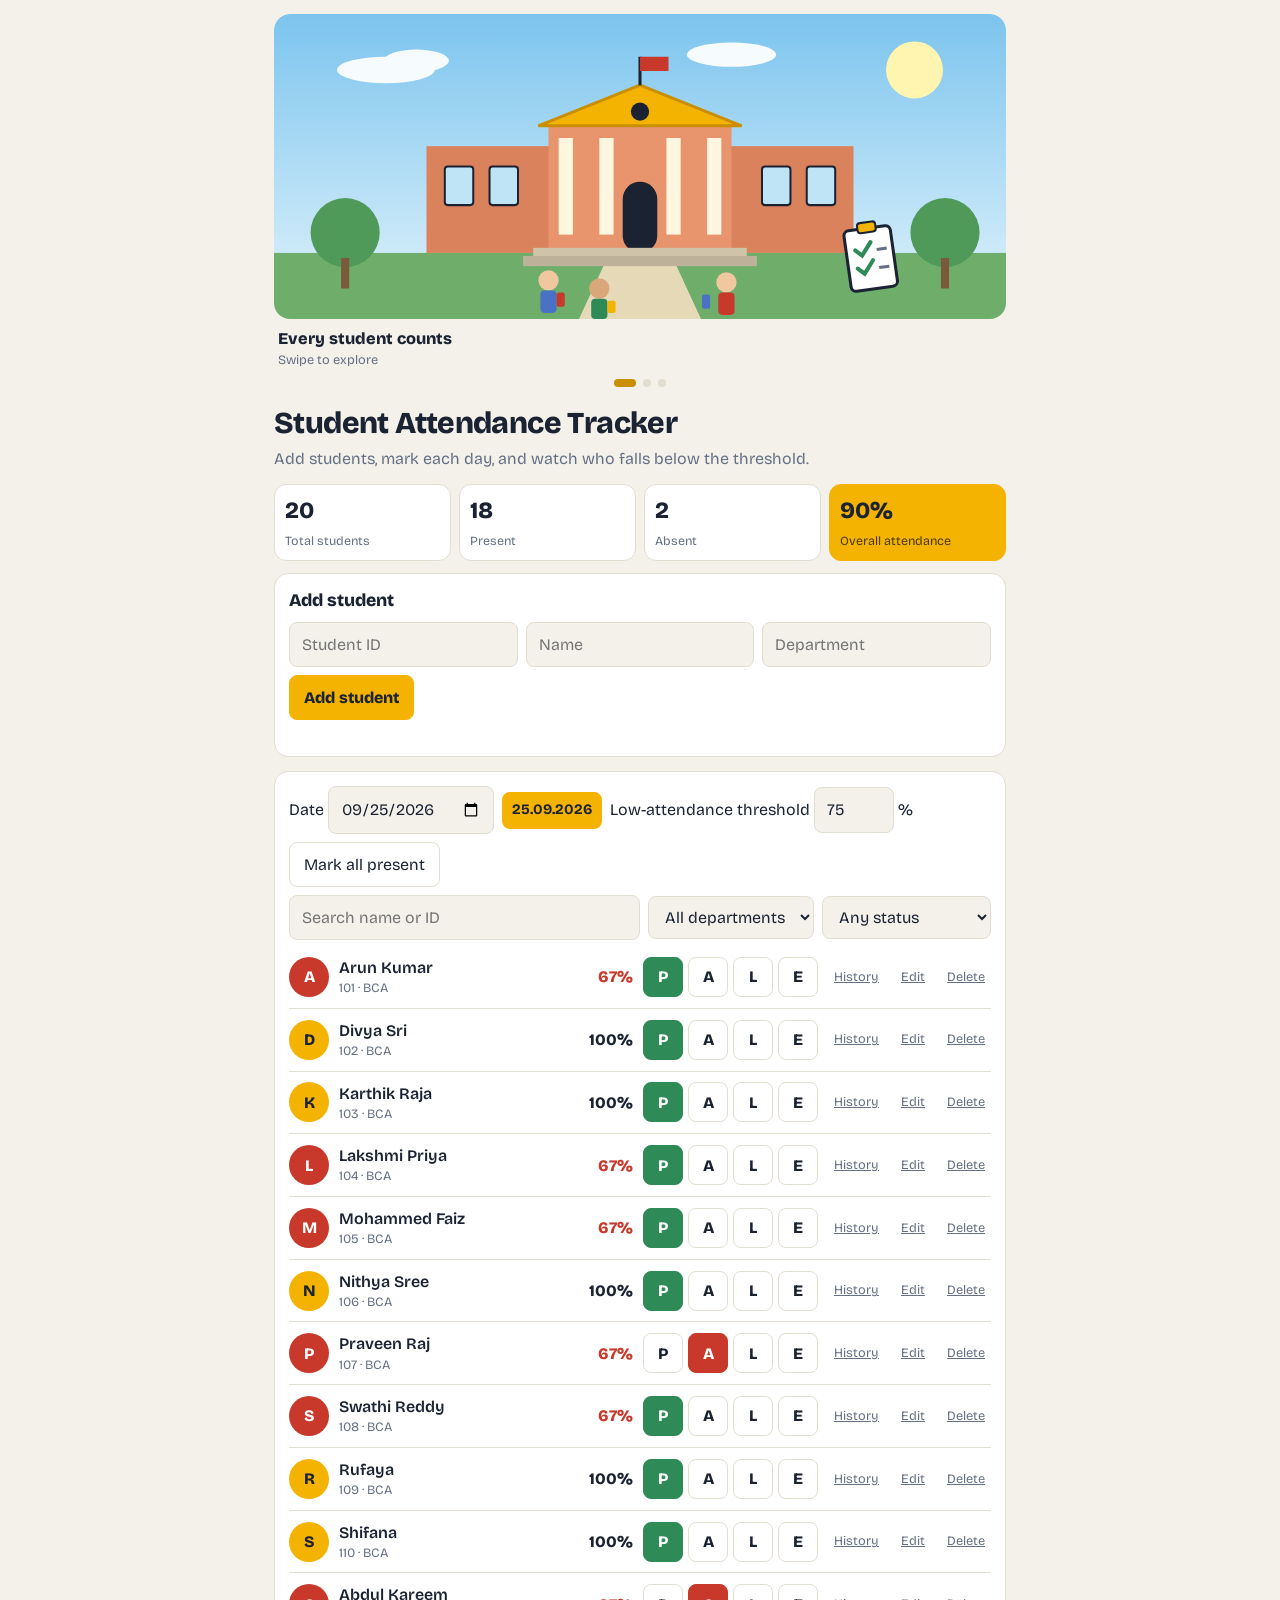
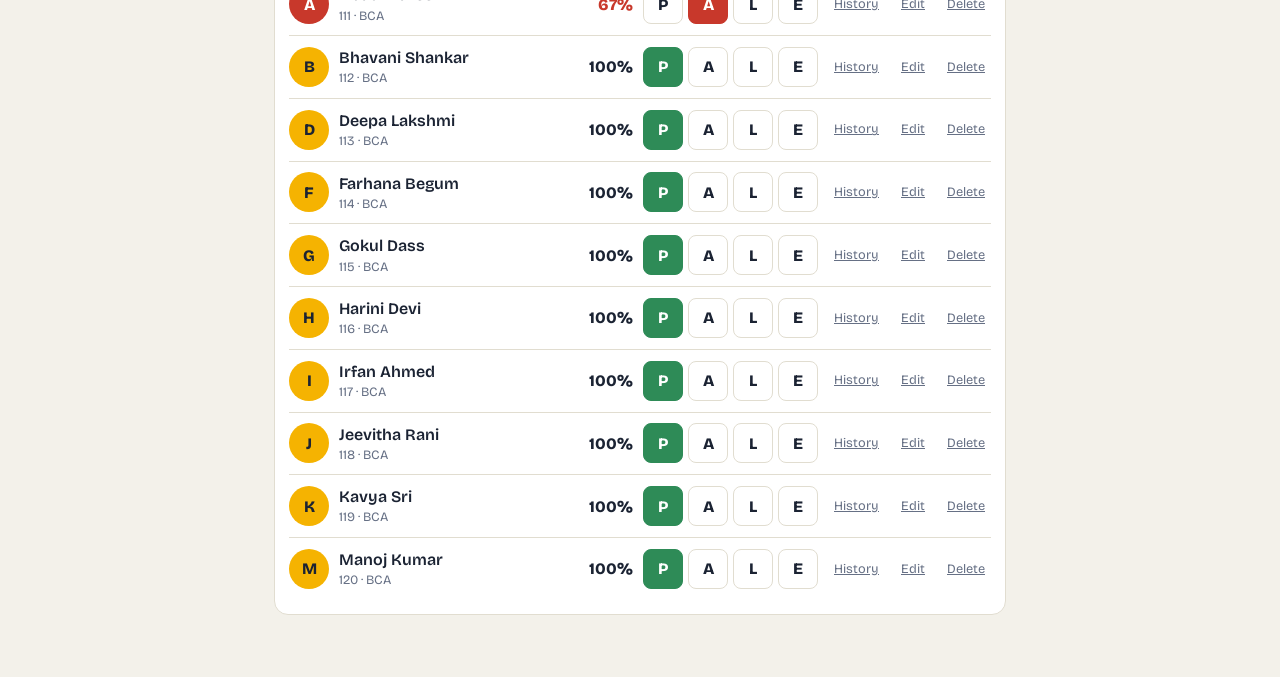
<file: index.html>
<!DOCTYPE html>
<html lang="en">
<head>
<meta charset="utf-8">
<meta name="viewport" content="width=device-width, initial-scale=1, viewport-fit=cover">
<title>Student Attendance Tracker</title>
<link href="https://fonts.googleapis.com/css2?family=Bricolage+Grotesque:wght@400;600;800&display=swap" rel="stylesheet">
<link rel="stylesheet" href="style.css">
</head>
<body>
<main>
<div class="slider" id="slider" aria-label="Swipe gallery" tabindex="0">
 <div class="slide">
 <svg viewBox="0 0 720 300" role="img" aria-label="College building with students arriving">
 <defs><linearGradient id="sky" x1="0" y1="0" x2="0" y2="1"><stop offset="0" stop-color="#7cc4ee"/><stop offset="1" stop-color="#e3f4fc"/></linearGradient></defs>
 <rect width="720" height="300" fill="url(#sky)"/>
 <circle cx="630" cy="55" r="28" fill="#fff4b0"/>
 <g fill="#fff" opacity=".92"><ellipse cx="110" cy="55" rx="48" ry="13"/><ellipse cx="140" cy="46" rx="32" ry="11"/><ellipse cx="450" cy="40" rx="44" ry="12"/></g>
 <rect y="235" width="720" height="65" fill="#6fae6a"/>
 <path d="M300 300 L330 235 H390 L420 300Z" fill="#e6d9b8"/>
 <g transform="translate(150 70)">
 <rect x="0" y="60" width="420" height="105" fill="#d9825b"/>
 <rect x="120" y="40" width="180" height="125" fill="#e8946c"/>
 <path d="M110 40 L210 0 L310 40Z" fill="#f5b301" stroke="#c98f00" stroke-width="3"/>
 <circle cx="210" cy="26" r="9" fill="#1b2333"/>
 <g fill="#fff6e0"><rect x="130" y="52" width="14" height="95"/><rect x="170" y="52" width="14" height="95"/><rect x="236" y="52" width="14" height="95"/><rect x="276" y="52" width="14" height="95"/></g>
 <rect x="193" y="95" width="34" height="70" rx="17" fill="#1b2333"/>
 <g fill="#bfe4f6" stroke="#1b2333" stroke-width="2"><rect x="18" y="80" width="28" height="38" rx="3"/><rect x="62" y="80" width="28" height="38" rx="3"/><rect x="330" y="80" width="28" height="38" rx="3"/><rect x="374" y="80" width="28" height="38" rx="3"/></g>
 <rect x="105" y="160" width="210" height="10" fill="#cfc4aa"/><rect x="95" y="168" width="230" height="10" fill="#bdb299"/>
 <path d="M210 0V-28" stroke="#1b2333" stroke-width="3"/><path d="M210 -28h28v14h-28z" fill="#c8382b"/>
 </g>
 <g><circle cx="70" cy="215" r="34" fill="#4f9a59"/><rect x="66" y="240" width="8" height="30" fill="#7a5a3a"/><circle cx="660" cy="215" r="34" fill="#4f9a59"/><rect x="656" y="240" width="8" height="30" fill="#7a5a3a"/></g>
 <g><circle cx="270" cy="262" r="10" fill="#f1c7a0"/><rect x="262" y="272" width="16" height="22" rx="4" fill="#4a72c4"/><rect x="278" y="274" width="8" height="14" rx="2" fill="#c8382b"/>
 <circle cx="320" cy="270" r="10" fill="#d9a77a"/><rect x="312" y="280" width="16" height="20" rx="4" fill="#2e8b57"/><rect x="328" y="282" width="8" height="12" rx="2" fill="#f5b301"/>
 <circle cx="445" cy="264" r="10" fill="#f1c7a0"/><rect x="437" y="274" width="16" height="22" rx="4" fill="#c8382b"/><rect x="421" y="276" width="8" height="14" rx="2" fill="#4a72c4"/></g>
 <g transform="translate(560 214) rotate(-8)"><rect width="46" height="60" rx="5" fill="#fff" stroke="#1b2333" stroke-width="3"/><rect x="14" y="-6" width="18" height="10" rx="3" fill="#f5b301" stroke="#1b2333" stroke-width="2"/><g stroke="#2e8b57" stroke-width="4" fill="none" stroke-linecap="round"><path d="M9 20l6 6 10-12"/><path d="M9 38l6 6 10-12"/></g><path d="M30 22h10M30 40h10" stroke="#667085" stroke-width="3"/></g>
 </svg>
 <div class="cap">Every student counts<small>Swipe to explore</small></div>
 </div>
 <div class="slide">
 <svg viewBox="0 0 720 300" role="img" aria-label="Classroom board with attendance ticks">
 <rect width="720" height="300" fill="#e9d9b8"/><rect y="230" width="720" height="70" fill="#b58b5a"/>
 <rect x="60" y="30" width="600" height="170" rx="10" fill="#2f5d4a" stroke="#8a5a2b" stroke-width="10"/>
 <g stroke="#f4f1e8" stroke-width="3" fill="none" stroke-linecap="round"><path d="M100 70H340M100 105H300M100 140H320"/><path d="M400 62l12 14 22-26M400 100l12 14 22-26M400 138l12 14 22-26" stroke="#8be0a8" stroke-width="5"/><path d="M500 62l24 24m0-24l-24 24" stroke="#ff8d80" stroke-width="5"/></g>
 <text x="100" y="180" fill="#f4f1e8" font-size="22" font-weight="700">Roll call · Today</text>
 <g><rect x="90" y="215" width="130" height="14" rx="3" fill="#8a5a2b"/><rect x="300" y="215" width="130" height="14" rx="3" fill="#8a5a2b"/><rect x="510" y="215" width="130" height="14" rx="3" fill="#8a5a2b"/></g>
 <g><circle cx="155" cy="190" r="17" fill="#f1c7a0"/><rect x="138" y="205" width="34" height="12" rx="4" fill="#4a72c4"/><circle cx="365" cy="190" r="17" fill="#d9a77a"/><rect x="348" y="205" width="34" height="12" rx="4" fill="#c8382b"/><circle cx="575" cy="190" r="17" fill="#f1c7a0"/><rect x="558" y="205" width="34" height="12" rx="4" fill="#2e8b57"/></g>
 </svg>
 <div class="cap">Mark Present, Absent, Late or Leave<small>One status per student per day</small></div>
 </div>
 <div class="slide">
 <svg viewBox="0 0 720 300" role="img" aria-label="Bar chart of weekly attendance">
 <rect width="720" height="300" fill="#1b2333"/>
 <g stroke="#34405a"><path d="M60 60H680M60 110H680M60 160H680M60 210H680"/></g>
 <path d="M60 85H680" stroke="#f5b301" stroke-width="2" stroke-dasharray="8 6"/><text x="684" y="80" fill="#f5b301" font-size="14" text-anchor="end">75%</text>
 <g fill="#4cc084"><rect x="90" y="70" width="60" height="140" rx="6"/><rect x="190" y="55" width="60" height="155" rx="6"/><rect x="290" y="90" width="60" height="120" rx="6"/><rect x="390" y="62" width="60" height="148" rx="6"/><rect x="490" y="100" width="60" height="110" rx="6" fill="#ef6a5c"/><rect x="590" y="50" width="60" height="160" rx="6"/></g>
 <g fill="#9aa5b8" font-size="14" text-anchor="middle"><text x="120" y="236">Mon</text><text x="220" y="236">Tue</text><text x="320" y="236">Wed</text><text x="420" y="236">Thu</text><text x="520" y="236">Fri</text><text x="620" y="236">Sat</text></g>
 </svg>
 <div class="cap">Spot low attendance fast<small>Anyone under your threshold turns red</small></div>
 </div>
</div>
<div class="dots" id="dots"></div>

<h1>Student Attendance Tracker</h1>
<p class="sub">Add students, mark each day, and watch who falls below the threshold.</p>

<div class="stats">
 <div class="stat"><b id="sT">0</b><span>Total students</span></div>
 <div class="stat"><b id="sP">0</b><span>Present</span></div>
 <div class="stat"><b id="sA">0</b><span>Absent</span></div>
 <div class="stat big"><b id="sO">0%</b><span>Overall attendance</span></div>
</div>

<div class="panel">
 <h2 id="fh">Add student</h2>
 <div class="row">
 <input id="sid" class="grow" placeholder="Student ID" aria-label="Student ID">
 <input id="nm" class="grow" placeholder="Name" aria-label="Student name">
 <input id="dp" class="grow" placeholder="Department" aria-label="Department" list="dl">
 <datalist id="dl"></datalist>
 </div>
 <div class="row"><button class="primary" id="save">Add student</button><button id="cancel" hidden>Cancel edit</button></div>
 <div class="msg" id="fmsg" role="status"></div>
</div>

<div class="panel">
 <div class="row">
 <label>Date <input type="date" id="date"></label><b id="dlab" class="dlab"></b>
 <label>Low-attendance threshold <input type="number" id="th" min="1" max="100" style="width:80px"> %</label>
 <button id="allP">Mark all present</button>
 </div>
 <div class="row">
 <input id="q" type="search" class="grow" placeholder="Search name or ID" aria-label="Search students">
 <select id="fd" aria-label="Filter by department"><option value="">All departments</option></select>
 <select id="fs" aria-label="Filter by status">
 <option value="">Any status</option><option value="P">Present</option><option value="A">Absent</option><option value="L">Late</option><option value="E">On leave</option><option value="U">Not marked</option><option value="LOW">Below threshold</option>
 </select>
 </div>
 <div id="list" style="margin-top:6px"></div>
</div>

<dialog id="dlg"><div class="row" style="justify-content:space-between"><h2 id="dt"></h2><button id="dx" aria-label="Close">Close</button></div><div id="db"></div></dialog>
</main>
<script src="script.js"></script>
</body>
</html>
</file>
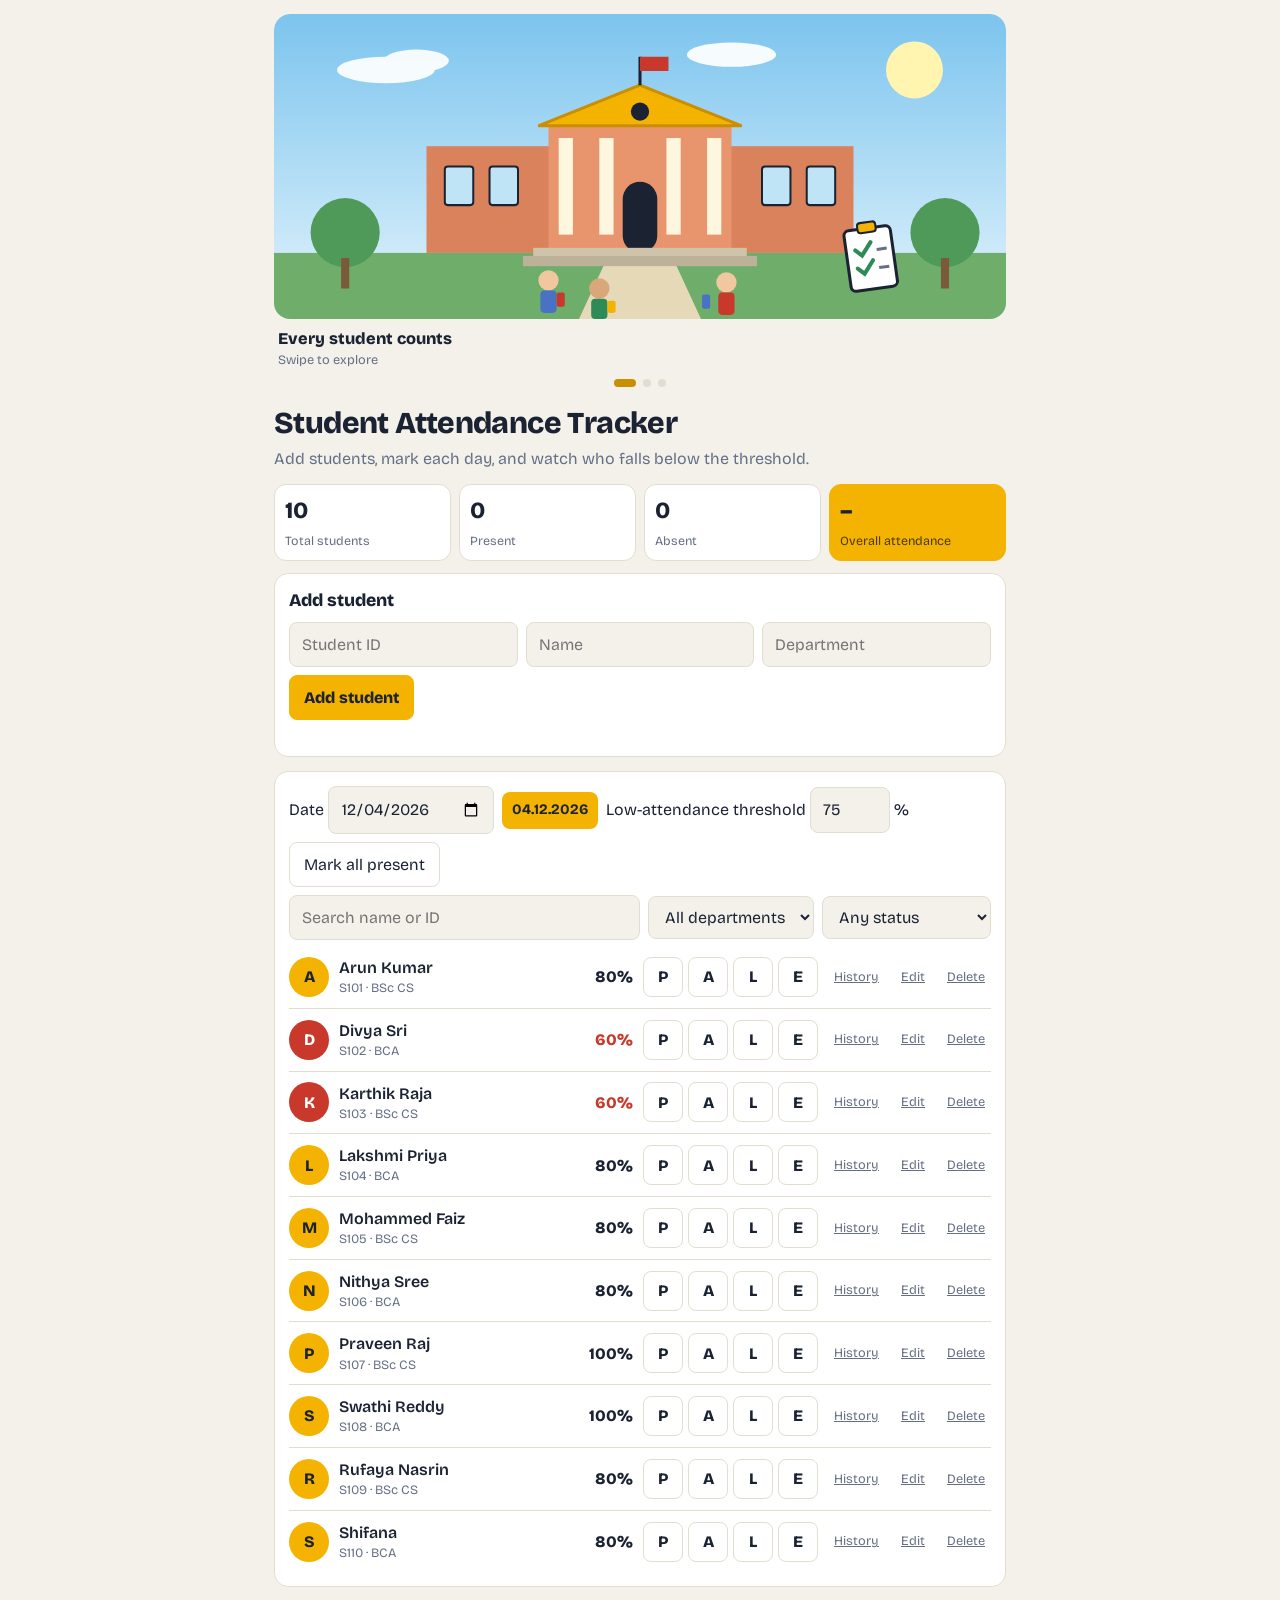
<file: attendance.html>
<!DOCTYPE html>
<html lang="en">
<head>
<meta charset="utf-8">
<meta name="viewport" content="width=device-width, initial-scale=1, viewport-fit=cover">
<title>Student Attendance Tracker</title>
<link href="https://fonts.googleapis.com/css2?family=Bricolage+Grotesque:wght@400;600;800&display=swap" rel="stylesheet">
<style>
:root{--bg:#f3f1ea;--card:#fff;--ink:#1b2333;--muted:#667085;--line:#e1ddd0;--bus:#f5b301;--busd:#c98f00;--pres:#2e8b57;--abs:#c8382b;--late:#d98a00;--lv:#4a72c4;--onbus:#1b2333}
@media (prefers-color-scheme:dark){:root:not([data-theme="light"]){--bg:#10151f;--card:#192130;--ink:#eef1f6;--muted:#9aa5b8;--line:#2a3447;--pres:#4cc084;--abs:#ef6a5c;--late:#f0a830;--lv:#7a9be0}}
:root[data-theme="dark"]{--bg:#10151f;--card:#192130;--ink:#eef1f6;--muted:#9aa5b8;--line:#2a3447;--pres:#4cc084;--abs:#ef6a5c;--late:#f0a830;--lv:#7a9be0}
:root{box-sizing:border-box;padding-top:env(safe-area-inset-top,0px);padding-bottom:env(safe-area-inset-bottom,0px)}
*,*::before,*::after{box-sizing:inherit}
html{height:100%;scroll-padding-top:env(safe-area-inset-top,0px)}
body{margin:0;min-height:100%;background:var(--bg);color:var(--ink);font-family:'Bricolage Grotesque',system-ui,-apple-system,'Segoe UI',sans-serif;line-height:1.45}
main{max-width:760px;margin:0 auto;padding:14px 14px 48px}
h1{font-size:1.9rem;font-weight:800;margin:14px 0 2px;letter-spacing:-.02em}
h2{font-size:1.1rem;font-weight:800;margin:0 0 8px}
.sub{color:var(--muted);margin:0 0 14px}
.slider{display:flex;overflow-x:auto;scroll-snap-type:x mandatory;gap:10px;border-radius:16px;scrollbar-width:none;-webkit-overflow-scrolling:touch}
.slider::-webkit-scrollbar{display:none}
.slide{flex:0 0 100%;scroll-snap-align:center}
.slide svg{border-radius:16px}
.slide svg{display:block;width:100%;height:auto}
.cap{padding:8px 4px 2px;font-weight:800;font-size:1.02rem}
.cap small{display:block;font-weight:400;font-size:.8rem;color:var(--muted)}
.dots{display:flex;justify-content:center;gap:7px;margin:8px 0 4px}
.dots i{width:8px;height:8px;border-radius:50%;background:var(--line);transition:all .2s}
.dots i.on{background:var(--busd);width:22px;border-radius:5px}
.stats{display:grid;grid-template-columns:repeat(4,1fr);gap:8px;margin:12px 0}
.stat{background:var(--card);border:1px solid var(--line);border-radius:12px;padding:9px 10px}
.stat b{display:block;font-size:1.45rem;font-weight:800}
.stat span{color:var(--muted);font-size:.78rem}
.stat.big{background:var(--bus);border-color:var(--bus);color:var(--onbus)}
.stat.big span{color:#4a3a00}
.panel{background:var(--card);border:1px solid var(--line);border-radius:14px;padding:14px;margin-bottom:14px}
.row{display:flex;gap:8px;flex-wrap:wrap;align-items:center}
.row+.row{margin-top:8px}
input,select{font:inherit;color:var(--ink);background:var(--bg);border:1px solid var(--line);border-radius:8px;padding:10px 12px;min-width:0}
input:focus-visible,select:focus-visible,button:focus-visible{outline:2px solid var(--busd);outline-offset:2px}
.grow{flex:1;min-width:110px}
button{font:inherit;cursor:pointer;border:1px solid var(--line);background:var(--card);color:var(--ink);border-radius:8px;padding:10px 14px}
.primary{background:var(--bus);border-color:var(--bus);color:var(--onbus);font-weight:800}
.dlab{background:var(--bus);color:var(--onbus);border-radius:8px;padding:8px 10px;font-size:.9rem}
.msg{color:var(--muted);font-size:.85rem;min-height:1.2em;margin-top:6px}
.msg.err{color:var(--abs)}
.stu{display:flex;align-items:center;gap:10px;padding:10px 0;border-top:1px solid var(--line);flex-wrap:wrap}
.stu:first-child{border-top:0}
.av{width:40px;height:40px;border-radius:50%;background:var(--bus);color:var(--onbus);display:grid;place-items:center;font-weight:800;flex:none}
.info{flex:1;min-width:130px}
.nm{font-weight:600}
.rl{color:var(--muted);font-size:.8rem}
.pc{font-weight:800;min-width:46px;text-align:right}
.pc.low{color:var(--abs)}
.low-row .av{background:var(--abs);color:#fff}
.tog{display:flex;gap:5px}
.tog button{width:40px;height:40px;padding:0;font-weight:800}
.tog .on.P{background:var(--pres);border-color:var(--pres);color:#fff}
.tog .on.A{background:var(--abs);border-color:var(--abs);color:#fff}
.tog .on.L{background:var(--late);border-color:var(--late);color:#fff}
.tog .on.E{background:var(--lv);border-color:var(--lv);color:#fff}
.mini{border:0;background:none;color:var(--muted);padding:6px;font-size:.8rem;text-decoration:underline}
.empty{color:var(--muted);text-align:center;padding:18px 0}
dialog{border:1px solid var(--line);border-radius:14px;background:var(--card);color:var(--ink);width:min(92vw,420px);padding:16px;max-height:80vh}
dialog::backdrop{background:rgba(0,0,0,.5)}
.h{display:flex;justify-content:space-between;gap:8px;padding:7px 0;border-top:1px solid var(--line);font-size:.92rem}
.tag{font-weight:800}.tag.P{color:var(--pres)}.tag.A{color:var(--abs)}.tag.L{color:var(--late)}.tag.E{color:var(--lv)}
.bar{height:8px;border-radius:4px;background:var(--line);overflow:hidden;margin:8px 0 10px}
.bar i{display:block;height:100%;background:var(--pres)}
@media (prefers-reduced-motion:reduce){.dots i{transition:none}}
</style>
</head>
<body>
<main>
<div class="slider" id="slider" aria-label="Swipe gallery" tabindex="0">
 <div class="slide">
  <svg viewBox="0 0 720 300" role="img" aria-label="College building with students arriving">
   <defs><linearGradient id="sky" x1="0" y1="0" x2="0" y2="1"><stop offset="0" stop-color="#7cc4ee"/><stop offset="1" stop-color="#e3f4fc"/></linearGradient></defs>
   <rect width="720" height="300" fill="url(#sky)"/>
   <circle cx="630" cy="55" r="28" fill="#fff4b0"/>
   <g fill="#fff" opacity=".92"><ellipse cx="110" cy="55" rx="48" ry="13"/><ellipse cx="140" cy="46" rx="32" ry="11"/><ellipse cx="450" cy="40" rx="44" ry="12"/></g>
   <rect y="235" width="720" height="65" fill="#6fae6a"/>
   <path d="M300 300 L330 235 H390 L420 300Z" fill="#e6d9b8"/>
   <g transform="translate(150 70)">
    <rect x="0" y="60" width="420" height="105" fill="#d9825b"/>
    <rect x="120" y="40" width="180" height="125" fill="#e8946c"/>
    <path d="M110 40 L210 0 L310 40Z" fill="#f5b301" stroke="#c98f00" stroke-width="3"/>
    <circle cx="210" cy="26" r="9" fill="#1b2333"/>
    <g fill="#fff6e0"><rect x="130" y="52" width="14" height="95"/><rect x="170" y="52" width="14" height="95"/><rect x="236" y="52" width="14" height="95"/><rect x="276" y="52" width="14" height="95"/></g>
    <rect x="193" y="95" width="34" height="70" rx="17" fill="#1b2333"/>
    <g fill="#bfe4f6" stroke="#1b2333" stroke-width="2"><rect x="18" y="80" width="28" height="38" rx="3"/><rect x="62" y="80" width="28" height="38" rx="3"/><rect x="330" y="80" width="28" height="38" rx="3"/><rect x="374" y="80" width="28" height="38" rx="3"/></g>
    <rect x="105" y="160" width="210" height="10" fill="#cfc4aa"/><rect x="95" y="168" width="230" height="10" fill="#bdb299"/>
    <path d="M210 0V-28" stroke="#1b2333" stroke-width="3"/><path d="M210 -28h28v14h-28z" fill="#c8382b"/>
   </g>
   <g><circle cx="70" cy="215" r="34" fill="#4f9a59"/><rect x="66" y="240" width="8" height="30" fill="#7a5a3a"/><circle cx="660" cy="215" r="34" fill="#4f9a59"/><rect x="656" y="240" width="8" height="30" fill="#7a5a3a"/></g>
   <g><circle cx="270" cy="262" r="10" fill="#f1c7a0"/><rect x="262" y="272" width="16" height="22" rx="4" fill="#4a72c4"/><rect x="278" y="274" width="8" height="14" rx="2" fill="#c8382b"/>
   <circle cx="320" cy="270" r="10" fill="#d9a77a"/><rect x="312" y="280" width="16" height="20" rx="4" fill="#2e8b57"/><rect x="328" y="282" width="8" height="12" rx="2" fill="#f5b301"/>
   <circle cx="445" cy="264" r="10" fill="#f1c7a0"/><rect x="437" y="274" width="16" height="22" rx="4" fill="#c8382b"/><rect x="421" y="276" width="8" height="14" rx="2" fill="#4a72c4"/></g>
   <g transform="translate(560 214) rotate(-8)"><rect width="46" height="60" rx="5" fill="#fff" stroke="#1b2333" stroke-width="3"/><rect x="14" y="-6" width="18" height="10" rx="3" fill="#f5b301" stroke="#1b2333" stroke-width="2"/><g stroke="#2e8b57" stroke-width="4" fill="none" stroke-linecap="round"><path d="M9 20l6 6 10-12"/><path d="M9 38l6 6 10-12"/></g><path d="M30 22h10M30 40h10" stroke="#667085" stroke-width="3"/></g>
  </svg>
  <div class="cap">Every student counts<small>Swipe to explore</small></div>
 </div>
 <div class="slide">
  <svg viewBox="0 0 720 300" role="img" aria-label="Classroom board with attendance ticks">
   <rect width="720" height="300" fill="#e9d9b8"/><rect y="230" width="720" height="70" fill="#b58b5a"/>
   <rect x="60" y="30" width="600" height="170" rx="10" fill="#2f5d4a" stroke="#8a5a2b" stroke-width="10"/>
   <g stroke="#f4f1e8" stroke-width="3" fill="none" stroke-linecap="round"><path d="M100 70H340M100 105H300M100 140H320"/><path d="M400 62l12 14 22-26M400 100l12 14 22-26M400 138l12 14 22-26" stroke="#8be0a8" stroke-width="5"/><path d="M500 62l24 24m0-24l-24 24" stroke="#ff8d80" stroke-width="5"/></g>
   <text x="100" y="180" fill="#f4f1e8" font-size="22" font-weight="700">Roll call · Today</text>
   <g><rect x="90" y="215" width="130" height="14" rx="3" fill="#8a5a2b"/><rect x="300" y="215" width="130" height="14" rx="3" fill="#8a5a2b"/><rect x="510" y="215" width="130" height="14" rx="3" fill="#8a5a2b"/></g>
   <g><circle cx="155" cy="190" r="17" fill="#f1c7a0"/><rect x="138" y="205" width="34" height="12" rx="4" fill="#4a72c4"/><circle cx="365" cy="190" r="17" fill="#d9a77a"/><rect x="348" y="205" width="34" height="12" rx="4" fill="#c8382b"/><circle cx="575" cy="190" r="17" fill="#f1c7a0"/><rect x="558" y="205" width="34" height="12" rx="4" fill="#2e8b57"/></g>
  </svg>
  <div class="cap">Mark Present, Absent, Late or Leave<small>One status per student per day</small></div>
 </div>
 <div class="slide">
  <svg viewBox="0 0 720 300" role="img" aria-label="Bar chart of weekly attendance">
   <rect width="720" height="300" fill="#1b2333"/>
   <g stroke="#34405a"><path d="M60 60H680M60 110H680M60 160H680M60 210H680"/></g>
   <path d="M60 85H680" stroke="#f5b301" stroke-width="2" stroke-dasharray="8 6"/><text x="684" y="80" fill="#f5b301" font-size="14" text-anchor="end">75%</text>
   <g fill="#4cc084"><rect x="90" y="70" width="60" height="140" rx="6"/><rect x="190" y="55" width="60" height="155" rx="6"/><rect x="290" y="90" width="60" height="120" rx="6"/><rect x="390" y="62" width="60" height="148" rx="6"/><rect x="490" y="100" width="60" height="110" rx="6" fill="#ef6a5c"/><rect x="590" y="50" width="60" height="160" rx="6"/></g>
   <g fill="#9aa5b8" font-size="14" text-anchor="middle"><text x="120" y="236">Mon</text><text x="220" y="236">Tue</text><text x="320" y="236">Wed</text><text x="420" y="236">Thu</text><text x="520" y="236">Fri</text><text x="620" y="236">Sat</text></g>
  </svg>
  <div class="cap">Spot low attendance fast<small>Anyone under your threshold turns red</small></div>
 </div>
</div>
<div class="dots" id="dots"></div>

<h1>Student Attendance Tracker</h1>
<p class="sub">Add students, mark each day, and watch who falls below the threshold.</p>

<div class="stats">
 <div class="stat"><b id="sT">0</b><span>Total students</span></div>
 <div class="stat"><b id="sP">0</b><span>Present</span></div>
 <div class="stat"><b id="sA">0</b><span>Absent</span></div>
 <div class="stat big"><b id="sO">0%</b><span>Overall attendance</span></div>
</div>

<div class="panel">
 <h2 id="fh">Add student</h2>
 <div class="row">
  <input id="sid" class="grow" placeholder="Student ID" aria-label="Student ID">
  <input id="nm" class="grow" placeholder="Name" aria-label="Student name">
  <input id="dp" class="grow" placeholder="Department" aria-label="Department" list="dl">
  <datalist id="dl"></datalist>
 </div>
 <div class="row"><button class="primary" id="save">Add student</button><button id="cancel" hidden>Cancel edit</button></div>
 <div class="msg" id="fmsg" role="status"></div>
</div>

<div class="panel">
 <div class="row">
  <label>Date <input type="date" id="date"></label><b id="dlab" class="dlab"></b>
  <label>Low-attendance threshold <input type="number" id="th" min="1" max="100" style="width:80px"> %</label>
  <button id="allP">Mark all present</button>
 </div>
 <div class="row">
  <input id="q" type="search" class="grow" placeholder="Search name or ID" aria-label="Search students">
  <select id="fd" aria-label="Filter by department"><option value="">All departments</option></select>
  <select id="fs" aria-label="Filter by status">
   <option value="">Any status</option><option value="P">Present</option><option value="A">Absent</option><option value="L">Late</option><option value="E">On leave</option><option value="U">Not marked</option><option value="LOW">Below threshold</option>
  </select>
 </div>
 <div id="list" style="margin-top:6px"></div>
</div>

<dialog id="dlg"><div class="row" style="justify-content:space-between"><h2 id="dt"></h2><button id="dx" aria-label="Close">Close</button></div><div id="db"></div></dialog>
</main>
<script>
(function(){
var K='attendance-tracker-v3',ST={P:'Present',A:'Absent',L:'Late',E:'On leave'};
var db={students:[],att:{},th:75};
try{var s=localStorage.getItem(K);if(s)db=JSON.parse(s);}catch(e){}
if(!db.students||!db.students.length){
 var names=['Arun Kumar','Divya Sri','Karthik Raja','Lakshmi Priya','Mohammed Faiz','Nithya Sree','Praveen Raj','Swathi Reddy','Rufaya Nasrin','Shifana'];
 db={students:names.map(function(n,i){return{id:'S'+(101+i),name:n,dept:i%2?'BCA':'BSc CS'}}),att:{},th:75};
 for(var d=1;d<=5;d++){var dt=new Date();dt.setDate(dt.getDate()-d);var k=iso(dt);db.att[k]={};
  db.students.forEach(function(st,i){db.att[k][st.id]=((i*3+d*7)%10<2)?'A':((i+d)%9==0?'L':'P')});}
}
function fmtD(d){return d?d.slice(8)+'.'+d.slice(5,7)+'.'+d.slice(0,4):''}
function iso(d){return new Date(d-d.getTimezoneOffset()*6e4).toISOString().slice(0,10)}
function save(){try{localStorage.setItem(K,JSON.stringify(db))}catch(e){}}
var $=function(i){return document.getElementById(i)},editing=null;
function h(t,c,x){var e=document.createElement(t);if(c)e.className=c;if(x!==undefined)e.textContent=x;return e}
$('date').value=iso(new Date());$('th').value=db.th;
function stat(id){var a=0,c=0,rows=[];
 Object.keys(db.att).sort().forEach(function(d){var v=db.att[d][id];if(!v)return;rows.push([d,v]);if(v!=='E'){c++;if(v==='P'||v==='L')a++}});
 return{p:c?Math.round(a/c*100):null,rows:rows}}
function mark(id,v){var d=$('date').value;if(!d)return;db.att[d]=db.att[d]||{};
 if(db.att[d][id]===v)delete db.att[d][id];else db.att[d][id]=v; // one entry per student per date
 save();render()}
function render(){
 var d=$('date').value;$('dlab').textContent=d?fmtD(d):'Pick a date';
 var rec=db.att[d]||{},q=$('q').value.trim().toLowerCase(),fd=$('fd').value,fs=$('fs').value,list=$('list');
 var depts=[];db.students.forEach(function(s){if(s.dept&&depts.indexOf(s.dept)<0)depts.push(s.dept)});
 var cur=$('fd').value;$('fd').innerHTML='<option value="">All departments</option>';$('dl').innerHTML='';
 depts.forEach(function(x){var o=h('option','',x);o.value=x;$('fd').appendChild(o);var o2=h('option');o2.value=x;$('dl').appendChild(o2)});$('fd').value=cur;
 list.innerHTML='';var shown=db.students.filter(function(s){var p=stat(s.id).p,r=rec[s.id];
  if(q&&s.name.toLowerCase().indexOf(q)<0&&s.id.toLowerCase().indexOf(q)<0)return false;
  if(fd&&s.dept!==fd)return false;
  if(fs==='U')return !r; if(fs==='LOW')return p!==null&&p<db.th; if(fs)return r===fs;return true});
 if(!db.students.length)list.appendChild(h('div','empty','No students yet. Add one above.'));
 else if(!shown.length)list.appendChild(h('div','empty','No students match these filters.'));
 shown.forEach(function(s){var p=stat(s.id).p,low=p!==null&&p<db.th,row=h('div','stu'+(low?' low-row':''));
  row.appendChild(h('div','av',s.name.charAt(0).toUpperCase()));
  var info=h('div','info');info.appendChild(h('div','nm',s.name));info.appendChild(h('div','rl',s.id+(s.dept?' · '+s.dept:'')));row.appendChild(info);
  row.appendChild(h('div','pc'+(low?' low':''),p===null?'–':p+'%'));
  var tg=h('div','tog');Object.keys(ST).forEach(function(v){var b=h('button',v+(rec[s.id]===v?' on':''),v);b.title=ST[v];b.setAttribute('aria-label',ST[v]+': '+s.name);b.setAttribute('aria-pressed',rec[s.id]===v);b.onclick=function(){mark(s.id,v)};tg.appendChild(b)});row.appendChild(tg);
  var hb=h('button','mini','History');hb.onclick=function(){hist(s)};
  var eb=h('button','mini','Edit');eb.onclick=function(){edit(s)};
  var db2=h('button','mini','Delete');db2.onclick=function(){if(db2.dataset.s){db.students=db.students.filter(function(x){return x.id!==s.id});Object.keys(db.att).forEach(function(k){delete db.att[k][s.id]});save();render()}else{db2.dataset.s=1;db2.textContent='Sure?'}};
  row.append(hb,eb,db2);list.appendChild(row)});
 var P=0,A=0;db.students.forEach(function(s){if(rec[s.id]==='P'||rec[s.id]==='L')P++;if(rec[s.id]==='A')A++});
 $('sT').textContent=db.students.length;$('sP').textContent=P;$('sA').textContent=A;
 var mk=P+A+db.students.filter(function(s){return rec[s.id]==='L'}).length*0;
 var tot=0,ok=0;db.students.forEach(function(s){var r=rec[s.id];if(r&&r!=='E'){tot++;if(r==='P'||r==='L')ok++}});
 $('sO').textContent=tot?Math.round(ok/tot*100)+'%':'–'}
function hist(s){var st=stat(s.id);$('dt').textContent=s.name;var b=$('db');b.innerHTML='';
 b.appendChild(h('div','rl',s.id+(s.dept?' · '+s.dept:'')+' · '+(st.p===null?'No records':st.p+'% attendance')));
 var bar=h('div','bar'),i=h('i');i.style.width=(st.p||0)+'%';bar.appendChild(i);b.appendChild(bar);
 if(!st.rows.length)b.appendChild(h('div','empty','No attendance marked yet.'));
 st.rows.slice().reverse().forEach(function(r){var x=h('div','h');x.appendChild(h('span','',fmtD(r[0])));x.appendChild(h('span','tag '+r[1],ST[r[1]]));b.appendChild(x)});
 $('dlg').showModal()}
function edit(s){editing=s.id;$('sid').value=s.id;$('nm').value=s.name;$('dp').value=s.dept||'';$('fh').textContent='Edit student';$('save').textContent='Save changes';$('cancel').hidden=false;window.scrollTo({top:0,behavior:'smooth'});$('nm').focus()}
function reset(){editing=null;$('sid').value=$('nm').value=$('dp').value='';$('fh').textContent='Add student';$('save').textContent='Add student';$('cancel').hidden=true}
function fm(t,e){var m=$('fmsg');m.textContent=t;m.className='msg'+(e?' err':'')}
$('save').onclick=function(){var id=$('sid').value.trim(),n=$('nm').value.trim(),dp=$('dp').value.trim();
 if(!id||!n){fm('Student ID and name are both required.',1);return}
 if(db.students.some(function(s){return s.id===id&&s.id!==editing})){fm('That student ID already exists.',1);return}
 if(editing){var s=db.students.filter(function(x){return x.id===editing})[0];
  if(id!==editing)Object.keys(db.att).forEach(function(k){if(db.att[k][editing]){db.att[k][id]=db.att[k][editing];delete db.att[k][editing]}});
  s.id=id;s.name=n;s.dept=dp;fm(n+' updated.')}
 else{db.students.push({id:id,name:n,dept:dp});fm(n+' added.')}
 reset();save();render()};
$('cancel').onclick=function(){reset();fm('')};
$('allP').onclick=function(){var d=$('date').value;if(!d)return;db.att[d]=db.att[d]||{};db.students.forEach(function(s){db.att[d][s.id]='P'});save();render()};
$('th').onchange=function(){var v=parseInt($('th').value,10);if(v>=1&&v<=100){db.th=v;save();render()}};
['date','q','fd','fs'].forEach(function(i){$(i).oninput=render;$(i).onchange=render});
$('dx').onclick=function(){$('dlg').close()};
var sl=$('slider'),dots=$('dots'),n=sl.children.length;
for(var i=0;i<n;i++){var dd=h('i');dots.appendChild(dd)}
function dot(){var k=Math.round(sl.scrollLeft/sl.clientWidth);Array.prototype.forEach.call(dots.children,function(x,j){x.className=j===k?'on':''})}
sl.addEventListener('scroll',dot);dot();
sl.addEventListener('keydown',function(e){if(e.key==='ArrowRight')sl.scrollBy({left:sl.clientWidth,behavior:'smooth'});if(e.key==='ArrowLeft')sl.scrollBy({left:-sl.clientWidth,behavior:'smooth'})});
var user=false;['pointerdown','touchstart','keydown','wheel'].forEach(function(ev){sl.addEventListener(ev,function(){user=true},{passive:true})});
if(!navigator.webdriver&&!matchMedia('(prefers-reduced-motion:reduce)').matches){setInterval(function(){if(user)return;var k=(Math.round(sl.scrollLeft/sl.clientWidth)+1)%n;sl.scrollTo({left:k*sl.clientWidth,behavior:'smooth'})},4500)}
render();
})();
</script>
</body>
</html>
</file>
<file: style.css>
:root{--bg:#f3f1ea;--card:#fff;--ink:#1b2333;--muted:#667085;--line:#e1ddd0;--bus:#f5b301;--busd:#c98f00;--pres:#2e8b57;--abs:#c8382b;--late:#d98a00;--lv:#4a72c4;--onbus:#1b2333}
@media (prefers-color-scheme:dark){:root:not([data-theme="light"]){--bg:#10151f;--card:#192130;--ink:#eef1f6;--muted:#9aa5b8;--line:#2a3447;--pres:#4cc084;--abs:#ef6a5c;--late:#f0a830;--lv:#7a9be0}}
:root[data-theme="dark"]{--bg:#10151f;--card:#192130;--ink:#eef1f6;--muted:#9aa5b8;--line:#2a3447;--pres:#4cc084;--abs:#ef6a5c;--late:#f0a830;--lv:#7a9be0}
:root{box-sizing:border-box;padding-top:env(safe-area-inset-top,0px);padding-bottom:env(safe-area-inset-bottom,0px)}
*,*::before,*::after{box-sizing:inherit}
html{height:100%;scroll-padding-top:env(safe-area-inset-top,0px)}
body{margin:0;min-height:100%;background:var(--bg);color:var(--ink);font-family:'Bricolage Grotesque',system-ui,-apple-system,'Segoe UI',sans-serif;line-height:1.45}
main{max-width:760px;margin:0 auto;padding:14px 14px 48px}
h1{font-size:1.9rem;font-weight:800;margin:14px 0 2px;letter-spacing:-.02em}
h2{font-size:1.1rem;font-weight:800;margin:0 0 8px}
.sub{color:var(--muted);margin:0 0 14px}
.slider{display:flex;overflow-x:auto;scroll-snap-type:x mandatory;gap:10px;border-radius:16px;scrollbar-width:none;-webkit-overflow-scrolling:touch}
.slider::-webkit-scrollbar{display:none}
.slide{flex:0 0 100%;scroll-snap-align:center}
.slide svg{border-radius:16px}
.slide svg{display:block;width:100%;height:auto}
.cap{padding:8px 4px 2px;font-weight:800;font-size:1.02rem}
.cap small{display:block;font-weight:400;font-size:.8rem;color:var(--muted)}
.dots{display:flex;justify-content:center;gap:7px;margin:8px 0 4px}
.dots i{width:8px;height:8px;border-radius:50%;background:var(--line);transition:all .2s}
.dots i.on{background:var(--busd);width:22px;border-radius:5px}
.stats{display:grid;grid-template-columns:repeat(4,1fr);gap:8px;margin:12px 0}
.stat{background:var(--card);border:1px solid var(--line);border-radius:12px;padding:9px 10px}
.stat b{display:block;font-size:1.45rem;font-weight:800}
.stat span{color:var(--muted);font-size:.78rem}
.stat.big{background:var(--bus);border-color:var(--bus);color:var(--onbus)}
.stat.big span{color:#4a3a00}
.panel{background:var(--card);border:1px solid var(--line);border-radius:14px;padding:14px;margin-bottom:14px}
.row{display:flex;gap:8px;flex-wrap:wrap;align-items:center}
.row+.row{margin-top:8px}
input,select{font:inherit;color:var(--ink);background:var(--bg);border:1px solid var(--line);border-radius:8px;padding:10px 12px;min-width:0}
input:focus-visible,select:focus-visible,button:focus-visible{outline:2px solid var(--busd);outline-offset:2px}
.grow{flex:1;min-width:110px}
button{font:inherit;cursor:pointer;border:1px solid var(--line);background:var(--card);color:var(--ink);border-radius:8px;padding:10px 14px}
.primary{background:var(--bus);border-color:var(--bus);color:var(--onbus);font-weight:800}
.dlab{background:var(--bus);color:var(--onbus);border-radius:8px;padding:8px 10px;font-size:.9rem}
.msg{color:var(--muted);font-size:.85rem;min-height:1.2em;margin-top:6px}
.msg.err{color:var(--abs)}
.stu{display:flex;align-items:center;gap:10px;padding:10px 0;border-top:1px solid var(--line);flex-wrap:wrap}
.stu:first-child{border-top:0}
.av{width:40px;height:40px;border-radius:50%;background:var(--bus);color:var(--onbus);display:grid;place-items:center;font-weight:800;flex:none}
.info{flex:1;min-width:130px}
.nm{font-weight:600}
.rl{color:var(--muted);font-size:.8rem}
.pc{font-weight:800;min-width:46px;text-align:right}
.pc.low{color:var(--abs)}
.low-row .av{background:var(--abs);color:#fff}
.tog{display:flex;gap:5px}
.tog button{width:40px;height:40px;padding:0;font-weight:800}
.tog .on.P{background:var(--pres);border-color:var(--pres);color:#fff}
.tog .on.A{background:var(--abs);border-color:var(--abs);color:#fff}
.tog .on.L{background:var(--late);border-color:var(--late);color:#fff}
.tog .on.E{background:var(--lv);border-color:var(--lv);color:#fff}
.mini{border:0;background:none;color:var(--muted);padding:6px;font-size:.8rem;text-decoration:underline}
.empty{color:var(--muted);text-align:center;padding:18px 0}
dialog{border:1px solid var(--line);border-radius:14px;background:var(--card);color:var(--ink);width:min(92vw,420px);padding:16px;max-height:80vh}
dialog::backdrop{background:rgba(0,0,0,.5)}
.h{display:flex;justify-content:space-between;gap:8px;padding:7px 0;border-top:1px solid var(--line);font-size:.92rem}
.tag{font-weight:800}.tag.P{color:var(--pres)}.tag.A{color:var(--abs)}.tag.L{color:var(--late)}.tag.E{color:var(--lv)}
.bar{height:8px;border-radius:4px;background:var(--line);overflow:hidden;margin:8px 0 10px}
.bar i{display:block;height:100%;background:var(--pres)}
@media (prefers-reduced-motion:reduce){.dots i{transition:none}}
</file>
